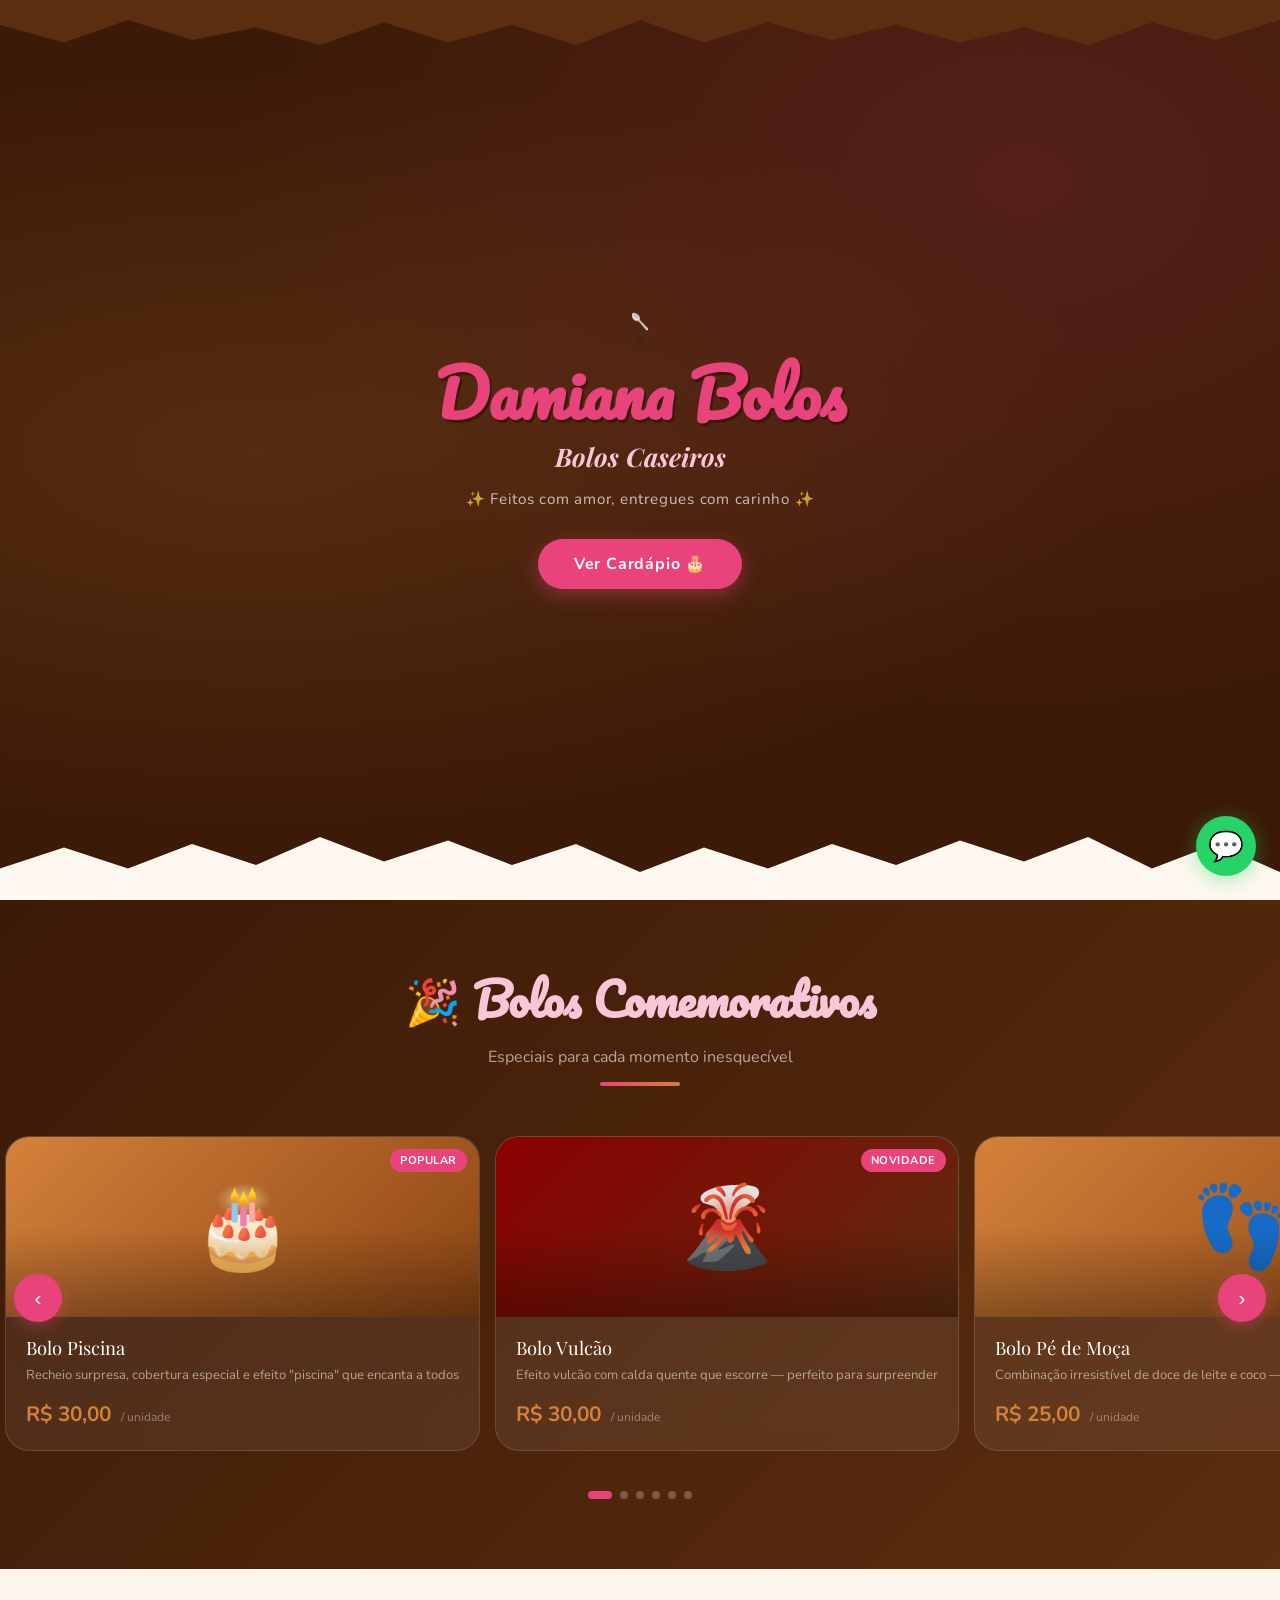
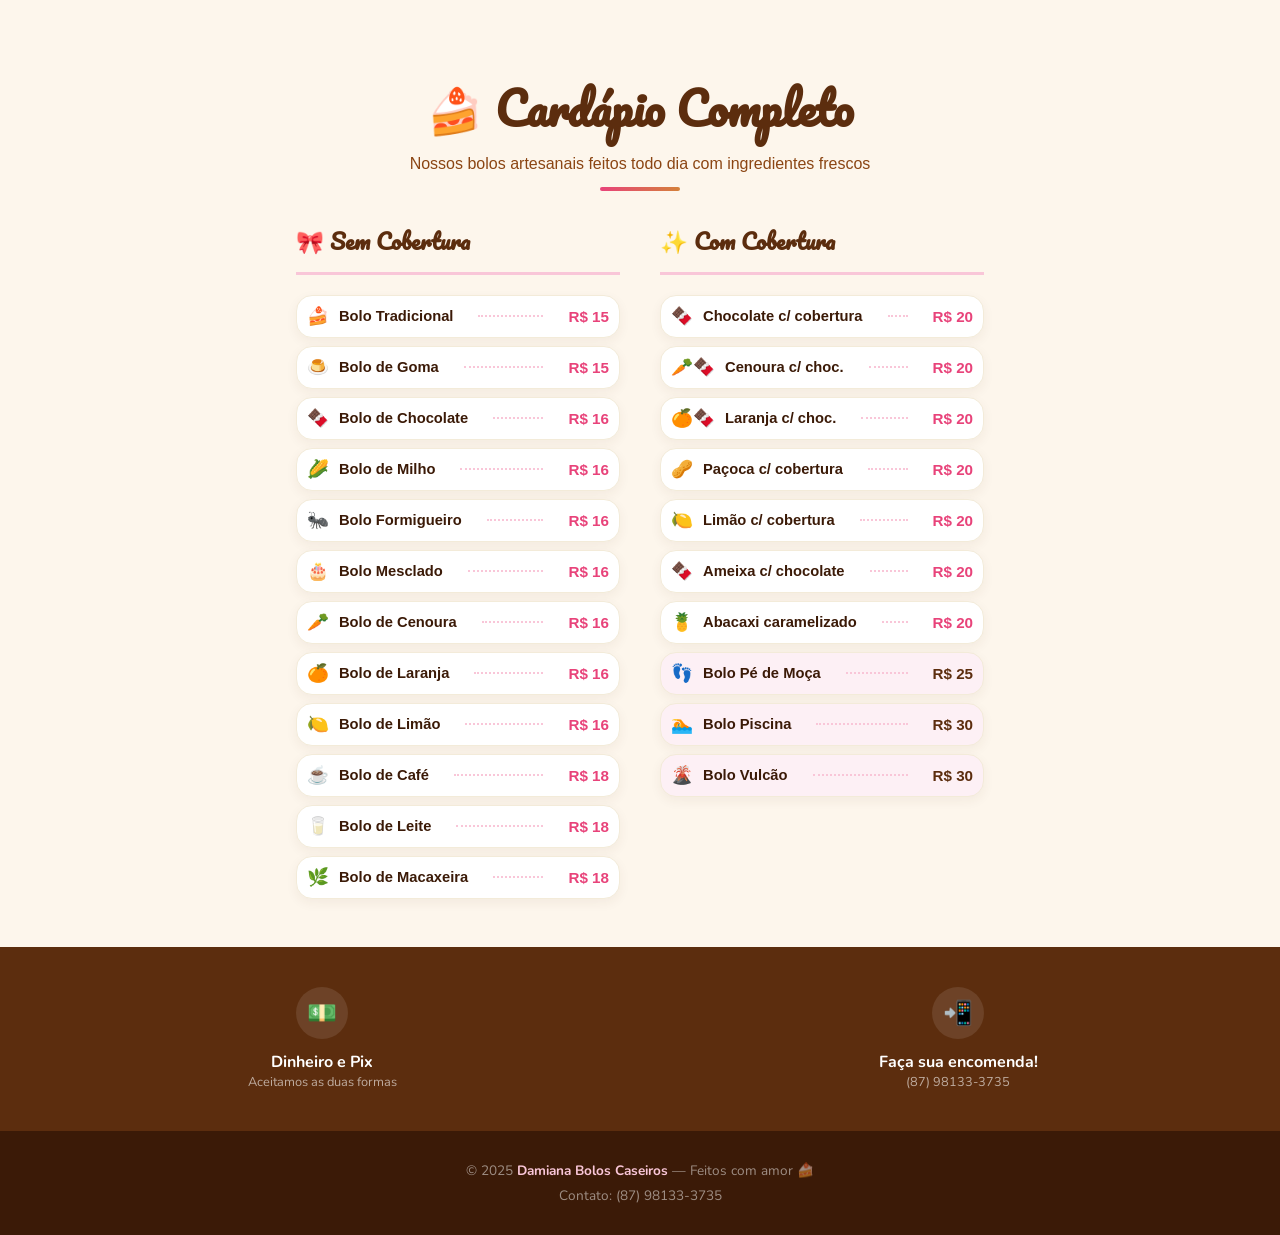
<file: damiana-bolos.html>
<!DOCTYPE html>
<html lang="pt-BR">
<head>
<meta charset="UTF-8">
<meta name="viewport" content="width=device-width, initial-scale=1.0">
<title>Damiana Bolos Caseiros</title>
<link href="https://fonts.googleapis.com/css2?family=Playfair+Display:ital,wght@0,400;0,700;1,400&family=Pacifico&family=Nunito:wght@300;400;600;700&display=swap" rel="stylesheet">
<link rel="stylesheet" href="./style.css">
</head>
<body>

<!-- ═══ HERO ═══ -->
<section class="hero">
  <div class="drip-top"></div>

  <div class="hero-badge">
    <div class="whisk">🥄</div>
    <div class="heart">♥</div>
  </div>

  <h1>Damiana Bolos</h1>
  <h2>Bolos Caseiros</h2>
  <p>✨ Feitos com amor, entregues com carinho ✨</p>

  <a href="#cardapio" class="hero-cta">Ver Cardápio 🎂</a>

  <div class="drip-bottom"></div>
</section>


<!-- ═══ CARROSSEL — BOLOS COMEMORATIVOS ═══ -->
<section class="carousel-section" id="comemorativos">
  <div class="section-header">
    <h2>🎉 Bolos Comemorativos</h2>
    <p>Especiais para cada momento inesquecível</p>
    <div class="divider"></div>
  </div>

  <div class="carousel-wrapper">
    <button class="carousel-btn prev" onclick="slide(-1)">&#8249;</button>

    <div class="carousel-track" id="carouselTrack">

      <div class="cake-card">
        <div class="cake-img">
          🎂
          <span class="cake-tag">Popular</span>
        </div>
        <div class="cake-info">
          <div class="cake-name">Bolo Piscina</div>
          <div class="cake-desc">Recheio surpresa, cobertura especial e efeito "piscina" que encanta a todos</div>
          <div class="cake-price">R$ 30,00 <span>/ unidade</span></div>
        </div>
      </div>

      <div class="cake-card">
        <div class="cake-img" style="background: linear-gradient(135deg, #8B0000, #5C2D0E);">
          🌋
          <span class="cake-tag">Novidade</span>
        </div>
        <div class="cake-info">
          <div class="cake-name">Bolo Vulcão</div>
          <div class="cake-desc">Efeito vulcão com calda quente que escorre — perfeito para surpreender</div>
          <div class="cake-price">R$ 30,00 <span>/ unidade</span></div>
        </div>
      </div>

      <div class="cake-card">
        <div class="cake-img" style="background: linear-gradient(135deg, #D4813A, #8B4513);">
          👣
          <span class="cake-tag">Especial</span>
        </div>
        <div class="cake-info">
          <div class="cake-name">Bolo Pé de Moça</div>
          <div class="cake-desc">Combinação irresistível de doce de leite e coco — um clássico que nunca sai de moda</div>
          <div class="cake-price">R$ 25,00 <span>/ unidade</span></div>
        </div>
      </div>

      <div class="cake-card">
        <div class="cake-img" style="background: linear-gradient(135deg, #E8437A, #C0184E);">
          🍫
          <span class="cake-tag">Bestseller</span>
        </div>
        <div class="cake-info">
          <div class="cake-name">Bolo Ameixa com Chocolate</div>
          <div class="cake-desc">Ameixa e chocolate juntos numa combinação sofisticada e deliciosa</div>
          <div class="cake-price">R$ 20,00 <span>/ unidade</span></div>
        </div>
      </div>

      <div class="cake-card">
        <div class="cake-img" style="background: linear-gradient(135deg, #FFD700, #D4813A);">
          🍍
          <span class="cake-tag">Favorito</span>
        </div>
        <div class="cake-info">
          <div class="cake-name">Bolo Abacaxi Caramelizado</div>
          <div class="cake-desc">Abacaxi fresquinho caramelizado com açúcar mascavo — tropical e irresistível</div>
          <div class="cake-price">R$ 20,00 <span>/ unidade</span></div>
        </div>
      </div>

      <div class="cake-card">
        <div class="cake-img" style="background: linear-gradient(135deg, #C0184E, #8B0000);">
          🥜
          <span class="cake-tag">Regional</span>
        </div>
        <div class="cake-info">
          <div class="cake-name">Bolo de Paçoca com Cobertura</div>
          <div class="cake-desc">O sabor do nordeste em cada fatia — paçoca cremosa com cobertura especial</div>
          <div class="cake-price">R$ 20,00 <span>/ unidade</span></div>
        </div>
      </div>

    </div>

    <button class="carousel-btn next" onclick="slide(1)">&#8250;</button>
  </div>

  <div class="carousel-dots" id="dots"></div>
</section>


<!-- ═══ CARDÁPIO TRADICIONAL ═══ -->
<section class="menu-section" id="cardapio">
  <div class="section-header">
    <h2>🍰 Cardápio Completo</h2>
    <p>Nossos bolos artesanais feitos todo dia com ingredientes frescos</p>
    <div class="divider"></div>
  </div>

  <div class="menu-grid">

    <!-- SEM COBERTURA -->
    <div class="menu-col">
      <h3>🎀 Sem Cobertura</h3>

      <div class="menu-item">
        <div class="menu-item-left"><span class="menu-item-emoji">🍰</span><span class="menu-item-name">Bolo Tradicional</span></div>
        <div class="price-dot"></div>
        <span class="menu-item-price">R$ 15</span>
      </div>
      <div class="menu-item">
        <div class="menu-item-left"><span class="menu-item-emoji">🍮</span><span class="menu-item-name">Bolo de Goma</span></div>
        <div class="price-dot"></div>
        <span class="menu-item-price">R$ 15</span>
      </div>
      <div class="menu-item">
        <div class="menu-item-left"><span class="menu-item-emoji">🍫</span><span class="menu-item-name">Bolo de Chocolate</span></div>
        <div class="price-dot"></div>
        <span class="menu-item-price">R$ 16</span>
      </div>
      <div class="menu-item">
        <div class="menu-item-left"><span class="menu-item-emoji">🌽</span><span class="menu-item-name">Bolo de Milho</span></div>
        <div class="price-dot"></div>
        <span class="menu-item-price">R$ 16</span>
      </div>
      <div class="menu-item">
        <div class="menu-item-left"><span class="menu-item-emoji">🐜</span><span class="menu-item-name">Bolo Formigueiro</span></div>
        <div class="price-dot"></div>
        <span class="menu-item-price">R$ 16</span>
      </div>
      <div class="menu-item">
        <div class="menu-item-left"><span class="menu-item-emoji">🎂</span><span class="menu-item-name">Bolo Mesclado</span></div>
        <div class="price-dot"></div>
        <span class="menu-item-price">R$ 16</span>
      </div>
      <div class="menu-item">
        <div class="menu-item-left"><span class="menu-item-emoji">🥕</span><span class="menu-item-name">Bolo de Cenoura</span></div>
        <div class="price-dot"></div>
        <span class="menu-item-price">R$ 16</span>
      </div>
      <div class="menu-item">
        <div class="menu-item-left"><span class="menu-item-emoji">🍊</span><span class="menu-item-name">Bolo de Laranja</span></div>
        <div class="price-dot"></div>
        <span class="menu-item-price">R$ 16</span>
      </div>
      <div class="menu-item">
        <div class="menu-item-left"><span class="menu-item-emoji">🍋</span><span class="menu-item-name">Bolo de Limão</span></div>
        <div class="price-dot"></div>
        <span class="menu-item-price">R$ 16</span>
      </div>
      <div class="menu-item">
        <div class="menu-item-left"><span class="menu-item-emoji">☕</span><span class="menu-item-name">Bolo de Café</span></div>
        <div class="price-dot"></div>
        <span class="menu-item-price">R$ 18</span>
      </div>
      <div class="menu-item">
        <div class="menu-item-left"><span class="menu-item-emoji">🥛</span><span class="menu-item-name">Bolo de Leite</span></div>
        <div class="price-dot"></div>
        <span class="menu-item-price">R$ 18</span>
      </div>
      <div class="menu-item">
        <div class="menu-item-left"><span class="menu-item-emoji">🌿</span><span class="menu-item-name">Bolo de Macaxeira</span></div>
        <div class="price-dot"></div>
        <span class="menu-item-price">R$ 18</span>
      </div>
    </div>

    <!-- COM COBERTURA -->
    <div class="menu-col">
      <h3>✨ Com Cobertura</h3>

      <div class="menu-item">
        <div class="menu-item-left"><span class="menu-item-emoji">🍫</span><span class="menu-item-name">Chocolate c/ cobertura</span></div>
        <div class="price-dot"></div>
        <span class="menu-item-price">R$ 20</span>
      </div>
      <div class="menu-item">
        <div class="menu-item-left"><span class="menu-item-emoji">🥕🍫</span><span class="menu-item-name">Cenoura c/ choc.</span></div>
        <div class="price-dot"></div>
        <span class="menu-item-price">R$ 20</span>
      </div>
      <div class="menu-item">
        <div class="menu-item-left"><span class="menu-item-emoji">🍊🍫</span><span class="menu-item-name">Laranja c/ choc.</span></div>
        <div class="price-dot"></div>
        <span class="menu-item-price">R$ 20</span>
      </div>
      <div class="menu-item">
        <div class="menu-item-left"><span class="menu-item-emoji">🥜</span><span class="menu-item-name">Paçoca c/ cobertura</span></div>
        <div class="price-dot"></div>
        <span class="menu-item-price">R$ 20</span>
      </div>
      <div class="menu-item">
        <div class="menu-item-left"><span class="menu-item-emoji">🍋</span><span class="menu-item-name">Limão c/ cobertura</span></div>
        <div class="price-dot"></div>
        <span class="menu-item-price">R$ 20</span>
      </div>
      <div class="menu-item">
        <div class="menu-item-left"><span class="menu-item-emoji">🍫</span><span class="menu-item-name">Ameixa c/ chocolate</span></div>
        <div class="price-dot"></div>
        <span class="menu-item-price">R$ 20</span>
      </div>
      <div class="menu-item">
        <div class="menu-item-left"><span class="menu-item-emoji">🍍</span><span class="menu-item-name">Abacaxi caramelizado</span></div>
        <div class="price-dot"></div>
        <span class="menu-item-price">R$ 20</span>
      </div>
      <div class="menu-item" style="background: var(--pink-pale);">
        <div class="menu-item-left"><span class="menu-item-emoji">👣</span><span class="menu-item-name">Bolo Pé de Moça</span></div>
        <div class="price-dot"></div>
        <span class="menu-item-price" style="color: var(--chocolate);">R$ 25</span>
      </div>
      <div class="menu-item" style="background: var(--pink-pale);">
        <div class="menu-item-left"><span class="menu-item-emoji">🏊</span><span class="menu-item-name">Bolo Piscina</span></div>
        <div class="price-dot"></div>
        <span class="menu-item-price" style="color: var(--chocolate);">R$ 30</span>
      </div>
      <div class="menu-item" style="background: var(--pink-pale);">
        <div class="menu-item-left"><span class="menu-item-emoji">🌋</span><span class="menu-item-name">Bolo Vulcão</span></div>
        <div class="price-dot"></div>
        <span class="menu-item-price" style="color: var(--chocolate);">R$ 30</span>
      </div>
    </div>

  </div>
</section>

<!-- ═══ PAYMENT + CONTACT ═══ -->
<div class="payment-banner">
  <div class="payment-item">
    <div class="payment-icon">💵</div>
    <div>
      <h4>Dinheiro e Pix</h4>
      <p>Aceitamos as duas formas</p>
    </div>
  </div>
  <div class="payment-item">
    <div class="payment-icon">📲</div>
    <div>
      <h4>Faça sua encomenda!</h4>
      <p>(87) 98133-3735</p>
    </div>
  </div>
</div>

<!-- ═══ FOOTER ═══ -->
<footer>
  <p>© 2025 <strong>Damiana Bolos Caseiros</strong> — Feitos com amor 🍰</p>
  <p style="margin-top:6px;">Contato: (87) 98133-3735</p>
</footer>

<!-- WhatsApp FAB -->
<a href="https://wa.me/5587981333735" class="whatsapp-btn" target="_blank" title="Falar no WhatsApp">💬</a>

<script src="./script.js"></script>
</body>
</html>
</file>
<file: style.css>
:root {
    --chocolate: #5C2D0E;
    --chocolate-light: #8B4513;
    --chocolate-dark: #3B1A07;
    --pink: #E8437A;
    --pink-light: #F9C6D8;
    --pink-pale: #FDF0F5;
    --cream: #FFF8F0;
    --caramel: #D4813A;
    --white: #FFFFFF;
    --text-dark: #2C1810;
}

html {
    scroll-behavior: smooth;
}

* {
    margin: 0;
    padding: 0;
    box-sizing: border-box;
}

body {
    font-family: 'Nunito', sans-serif;
    background-color: var(--cream);
    color: var(--text-dark);
    overflow-x: hidden;
}

/* ─── HERO ─── */
.hero {
    background: var(--chocolate-dark);
    position: relative;
    overflow: hidden;
    min-height: 100vh;
    display: flex;
    flex-direction: column;
    align-items: center;
    justify-content: center;
    text-align: center;
    padding: 40px 20px;
}

.hero::before {
    content: '';
    position: absolute;
    inset: 0;
    background:
        radial-gradient(ellipse at 20% 50%, rgba(212, 129, 58, 0.18) 0%, transparent 60%),
        radial-gradient(ellipse at 80% 20%, rgba(232, 67, 122, 0.15) 0%, transparent 55%);
}

/* drip top */
.drip-top {
    position: absolute;
    top: 0;
    left: 0;
    right: 0;
    height: 50px;
    background: var(--chocolate);
    clip-path: polygon(0 0, 100% 0, 100% 40%, 95% 80%, 90% 45%, 85% 90%, 80% 55%, 75% 85%, 70% 50%, 65% 80%, 60% 45%, 55% 85%, 50% 40%, 45% 90%, 40% 50%, 35% 85%, 30% 45%, 25% 90%, 20% 55%, 15% 80%, 10% 40%, 5% 85%, 0%  50%);
}

.logo {
    width: 200px;
    /* ← defina o tamanho do container */
    height: 200px;
}

.logo img {
    width: 190px;
    height: 190px;
    margin-bottom: 10px;
    border-radius: 50%;
    object-fit: cover;
}


.logo .whisk {
    font-size: 2.9rem;
}

.logo .heart {
    font-size: 1rem;
    color: var(--pink);
}

@keyframes float {

    0%,
    100% {
        transform: translateY(0);
    }

    50% {
        transform: translateY(-10px);
    }
}

.hero h1 {
    font-family: 'Pacifico', cursive;
    font-size: clamp(2.2rem, 6vw, 4rem);
    color: var(--pink);
    text-shadow: 2px 3px 0 rgba(0, 0, 0, 0.3);
    line-height: 1.2;
    position: relative;
    z-index: 1;
    margin-bottom: 8px;
}

.hero h2 {
    font-family: 'Playfair Display', serif;
    font-style: italic;
    font-size: clamp(1.1rem, 3vw, 1.6rem);
    color: var(--pink-light);
    margin-bottom: 16px;
    position: relative;
    z-index: 1;
}

.hero p {
    color: rgba(255, 255, 255, 0.7);
    font-size: 0.95rem;
    margin-bottom: 30px;
    position: relative;
    z-index: 1;
    letter-spacing: 0.05em;
}

.hero-cta {
    display: inline-block;
    background: var(--pink);
    color: white;
    text-decoration: none;
    padding: 14px 36px;
    border-radius: 50px;
    font-weight: 700;
    font-size: 1rem;
    letter-spacing: 0.05em;
    box-shadow: 0 6px 20px rgba(232, 67, 122, 0.4);
    transition: transform 0.2s, box-shadow 0.2s;
    position: relative;
    z-index: 1;
}

.hero-cta:hover {
    transform: translateY(-3px);
    box-shadow: 0 10px 30px rgba(232, 67, 122, 0.5);
}

/* drip bottom */
.drip-bottom {
    position: absolute;
    bottom: 0;
    left: 0;
    right: 0;
    height: 70px;
    background: var(--cream);
    clip-path: polygon(0 100%, 100% 100%, 100% 60%, 95% 20%, 90% 55%, 85% 10%, 80% 45%, 75% 15%, 70% 50%, 65% 20%, 60% 55%, 55% 25%, 50% 60%, 45% 20%, 40% 50%, 35% 15%, 30% 45%, 25% 10%, 20% 50%, 15% 20%, 10% 55%, 5% 25%, 0 55%);
}

/* ─── SECTION HEADINGS ─── */
.section-header {
    text-align: center;
    padding: 60px 20px 30px;
}

.section-header h2 {
    font-family: 'Pacifico', cursive;
    font-size: clamp(1.8rem, 5vw, 2.8rem);
    color: var(--chocolate);
    display: flex;
    align-items: center;
    justify-content: center;
    gap: 12px;
}

.section-header p {
    color: var(--chocolate-light);
    margin-top: 8px;
    font-size: 1rem;
}

.divider {
    width: 80px;
    height: 4px;
    background: linear-gradient(90deg, var(--pink), var(--caramel));
    border-radius: 2px;
    margin: 14px auto 0;
}

/* ─── CAROUSEL ─── */
.carousel-section {
    background: linear-gradient(135deg, var(--chocolate-dark) 0%, var(--chocolate) 100%);
    padding: 0 0 70px;
    position: relative;
    overflow: hidden;
}

.carousel-section .section-header h2 {
    color: var(--pink-light);
}

.carousel-section .section-header p {
    color: rgba(255, 255, 255, 0.6);
}

.carousel-section .divider {
    background: linear-gradient(90deg, var(--pink), var(--caramel));
}

.carousel-wrapper {
    position: relative;
    max-width: 100%;
    overflow: hidden;
    padding: 10px 0 20px;
}

.carousel-track {
    display: flex;
    gap: 24px;
    padding: 20px 60px;
    transition: transform 0.45s cubic-bezier(0.25, 0.46, 0.45, 0.94);
    will-change: transform;
}

.cake-card {
    min-width: 260px;
    background: rgba(255, 255, 255, 0.07);
    backdrop-filter: blur(10px);
    border: 1px solid rgba(255, 255, 255, 0.12);
    border-radius: 24px;
    overflow: hidden;
    cursor: pointer;
    transition: transform 0.3s, box-shadow 0.3s;
    flex-shrink: 0;
}

.cake-card:hover {
    transform: translateY(-8px) scale(1.02);
    box-shadow: 0 20px 50px rgba(0, 0, 0, 0.4);
}

.cake-card .cake-img {
    width: 100%;
    height: 180px;
    background: linear-gradient(135deg, var(--caramel), var(--chocolate-light));
    display: flex;
    align-items: center;
    justify-content: center;
    font-size: 5rem;
    position: relative;
    overflow: hidden;
}

.cake-card .cake-img::after {
    content: '';
    position: absolute;
    inset: 0;
    background: linear-gradient(to bottom, transparent 50%, rgba(0, 0, 0, 0.3));
}

.cake-card .cake-tag {
    position: absolute;
    top: 12px;
    right: 12px;
    background: var(--pink);
    color: white;
    font-size: 0.7rem;
    font-weight: 700;
    padding: 4px 10px;
    border-radius: 20px;
    letter-spacing: 0.05em;
    text-transform: uppercase;
    z-index: 1;
}

.cake-card .cake-info {
    padding: 18px 20px 22px;
}

.cake-card .cake-name {
    font-family: 'Playfair Display', serif;
    font-size: 1.15rem;
    color: var(--white);
    margin-bottom: 6px;
}

.cake-card .cake-desc {
    font-size: 0.82rem;
    color: rgba(255, 255, 255, 0.55);
    line-height: 1.5;
    margin-bottom: 14px;
}

.cake-card .cake-price {
    font-weight: 700;
    font-size: 1.3rem;
    color: var(--caramel);
}

.cake-card .cake-price span {
    font-size: 0.75rem;
    font-weight: 400;
    color: rgba(255, 255, 255, 0.4);
    margin-left: 4px;
}

.carousel-btn {
    position: absolute;
    top: 50%;
    transform: translateY(-50%);
    width: 48px;
    height: 48px;
    background: var(--pink);
    border: none;
    border-radius: 50%;
    color: white;
    font-size: 1.3rem;
    cursor: pointer;
    z-index: 10;
    box-shadow: 0 4px 16px rgba(232, 67, 122, 0.4);
    transition: background 0.2s, transform 0.2s;
    display: flex;
    align-items: center;
    justify-content: center;
}

.carousel-btn:hover {
    background: var(--chocolate-light);
    transform: translateY(-50%) scale(1.1);
}

.carousel-btn.prev {
    left: 14px;
}

.carousel-btn.next {
    right: 14px;
}

.carousel-dots {
    display: flex;
    justify-content: center;
    gap: 8px;
    padding-top: 10px;
}

.dot {
    width: 8px;
    height: 8px;
    border-radius: 50%;
    background: rgba(255, 255, 255, 0.25);
    cursor: pointer;
    transition: all 0.3s;
}

.dot.active {
    background: var(--pink);
    width: 24px;
    border-radius: 4px;
}

/* ─── MENU SECTION ─── */
.menu-section {
    background: var(--cream);
    padding-bottom: 80px;
}

.menu-grid {
    max-width: 1000px;
    margin: 0 auto;
    padding: 0 24px;
    display: grid;
    grid-template-columns: 1fr 1fr;
    gap: 40px;
}

@media (max-width: 680px) {
    .menu-grid {
        grid-template-columns: 1fr;
    }
}

.menu-col h3 {
    font-family: 'Pacifico', cursive;
    font-size: 1.4rem;
    color: var(--chocolate);
    display: flex;
    align-items: center;
    gap: 10px;
    margin-bottom: 20px;
    padding-bottom: 12px;
    border-bottom: 3px solid var(--pink-light);
}

.menu-item {
    display: flex;
    align-items: center;
    justify-content: space-between;
    padding: 12px 16px;
    border-radius: 12px;
    margin-bottom: 8px;
    transition: background 0.2s, transform 0.2s;
    cursor: default;
}

.menu-item:hover {
    background: var(--pink-pale);
    transform: translateX(4px);
}

.menu-item-left {
    display: flex;
    align-items: center;
    gap: 10px;
}

.menu-item-emoji {
    font-size: 1.1rem;
}

.menu-item-name {
    font-size: 0.92rem;
    font-weight: 600;
    color: var(--chocolate-dark);
}

.menu-item-price {
    font-weight: 700;
    font-size: 0.95rem;
    color: var(--pink);
    white-space: nowrap;
}

.price-dot {
    flex: 1;
    height: 1px;
    border-bottom: 2px dotted var(--pink-light);
    margin: 0 10px;
    min-width: 20px;
}

/* ─── PAYMENT BANNER ─── */
.payment-banner {
    background: var(--chocolate);
    color: white;
    text-align: center;
    padding: 40px 24px;
    display: flex;
    flex-wrap: wrap;
    align-items: center;
    justify-content: center;
    gap: 40px;
}

.payment-item {
    display: flex;
    flex-direction: column;
    align-items: center;
    justify-content: center;
    gap: 12px;
}

.payment-icon {
    width: 52px;
    height: 52px;
    background: rgba(255, 255, 255, 0.1);
    border-radius: 50%;
    display: flex;
    align-items: center;
    justify-content: center;
    font-size: 1.5rem;
}

.payment-item h4 {
    font-size: 1rem;
    font-weight: 700;
}

.payment-item p {
    font-size: 0.8rem;
    color: rgba(255, 255, 255, 0.6);
}

/* ─── FOOTER ─── */
footer {
    background: var(--chocolate-dark);
    color: rgba(255, 255, 255, 0.5);
    text-align: center;
    padding: 30px 20px;
    font-size: 0.85rem;
}

footer strong {
    color: var(--pink-light);
}

/* ─── WHATSAPP BTN ─── */
.whatsapp-btn {
    position: fixed;
    bottom: 24px;
    right: 24px;
    background: #25D366;
    color: white;
    font-size: 1.8rem;
    width: 60px;
    height: 60px;
    border-radius: 50%;
    display: flex;
    align-items: center;
    justify-content: center;
    text-decoration: none;
    box-shadow: 0 4px 20px rgba(37, 211, 102, 0.4);
    z-index: 999;
    animation: pulse 2s infinite;
}

.whatsapp-btn svg {
    width: 32px;
    height: 32px;
}



/*////////////////*/
/* Configurações Gerais da Seção */
.menu-section {
  background-color: #fdf6ec;
  font-family: 'Segoe UI', Tahoma, Geneva, Verdana, sans-serif;
  padding: 40px 15px;
  display: flex;
  flex-direction: column;
  align-items: center;
  max-width: 150%;
  overflow-x: hidden;
}

.menu-item {
 
    border-radius: 12px;
   
}

/* Cabeçalho Centralizado */
.menu-header {
  text-align: center;
  margin-bottom: 40px;
}

.menu-header h2 {
  font-size: 2.2rem;
  color: #5c3a21;
  margin-bottom: 10px;
}

.menu-header p {
  color: #8c6239;
  font-size: 1.1rem;
  margin-bottom: 15px;
}

.gradient-line {
  height: 4px;
  width: 120px;
  background: linear-gradient(to right, #d93d64, #f2a649);
  border-radius: 2px;
  margin: 0 auto;
}

/* Container do Carrossel */
.carousel-container {
  width: 100%;
  max-width: 480px; /* Alinhamento perfeito para telas mobile */
  margin-bottom: 40px;
}

.carousel-container h3 {
  font-size: 1.6rem;
  color: #5c3a21;
  margin-bottom: 20px;
  text-align: center;
  border-bottom: 2px solid #fbcfe8;
  padding-bottom: 8px;
}

/* Trilho do Carrossel (Efeito Deslizante Sem Loop) */
.carousel-track {
  display: flex;
  overflow-x: auto;
  scroll-snap-type: x mandatory;
  scroll-behavior: smooth;
  gap: 15px;
  padding: 10px 5px;
}



/* Estrutura do Card de Item com Imagem */
.menu-item {
  flex: 0 0 88%; /* Deixa uma bordinha do próximo visível para incentivar o deslize */
  scroll-snap-align: center;
  background-color: #ffffff;
  border-radius: 16px;
  box-shadow: 0 4px 12px rgba(92, 58, 33, 0.06);
  display: block; /* Empilha imagem e conteúdo se necessário no mobile */
  padding: 10px;
  border: 1px solid #f3ebd9;
}

/* Card Destacado (como o Bolo Pé de Moça da imagem) */
.highlight-item {
  background-color: #fbf0f8;
  border: 1px solid #f9dbe7;
}

/* Tag IMG estilizada */
.item-img {
  width: 100%;
  height: 180px;
  object-fit: cover; /* Ajusta a foto sem distorcer */
  border-radius: 12px;
  margin-bottom: 12px;
}

/* Caixa de informações do bolo */
.item-info {
  display: flex;
  flex-direction: column;
  gap: 10px;
}

/* Linha com Nome, Pontilhado e Preço */
.item-row {
  display: flex;
  align-items: center;
  justify-content: space-between;
}

.name {
  color: #3f2512;
  font-weight: 700;
  font-size: 1.05rem;
}

.dots {
  flex-grow: 1;
  border-bottom: 2px dotted #e2d1bc;
  margin: 0 10px;
  position: relative;
  top: 4px;
}

.price {
  color: #d93d64;
  font-weight: 800;
  font-size: 1.15rem;
}

/* Botão de Chamada para o WhatsApp */
.btn-whatsapp {
  background-color: #25d366;
  color: #ffffff;
  text-decoration: none;
  text-align: center;
  font-weight: bold;
  font-size: 0.9rem;
  padding: 10px;
  border-radius: 8px;
  display: flex;
  justify-content: center;
  align-items: center;
  transition: background-color 0.2s ease;
  box-shadow: 0 2px 6px rgba(37, 211, 102, 0.2);
}

.btn-whatsapp:hover {
  background-color: #ba2020;
}




.float-wpp {
  position: fixed;
  bottom: 30px;
  right: 50px;
  z-index: 9999;  width: 50px;
  height: 50px;
  background: #25D366;
  color: #fff;
  border-radius: 50%;
  display: flex;
  align-items: center;
  justify-content: center;
  font-size: 1.8rem;
  text-decoration: none;
  box-shadow: 0 6px 24px rgba(41, 232, 12, 0.918);
transition: background-color 0.8s; /* ESSA LINHA ABAIXO É OBRIGATÓRIA: */
  animation: flutuar  5s ease-in-out infinite;}

.float-wpp:hover {
  background-color: #ba2020;
  box-shadow: 0 6px 24px rgba(32, 40, 186, 0.918);
}

@keyframes flutuar  {

  0% {
        transform: translateY(0);
  }
    50% {
        transform: translateY(-8px);
    }


  100% {
        transform: translateY(0);
    }
}

  


/* Conversão para lista no Desktop */
@media (min-width: 768px) {
  .carousel-track {
    overflow-x: auto; /* Mantém o scroll horizontal no desktop */
    scroll-behavior: smooth;
  }
  .menu-item {
    flex: 0 0 35%; /* Ajusta o tamanho do card para desktop */
    display: flex; /* No desktop coloca a imagem do lado do texto */
    gap: 15px;
  }
  .item-img {
    width: 100px;
    height: 100px;
    margin-bottom: 0;
    flex-shrink: 0;
  }
  .item-info {
    flex-grow: 1;
    justify-content: center;
  }

  .payment-banner {
    display: flex;
}

.payment-item {
    flex: 1;
    display: flex;
    flex-direction: column;
    align-items: center;
    justify-content: center;
    gap: 12px;
}
}
</file>
